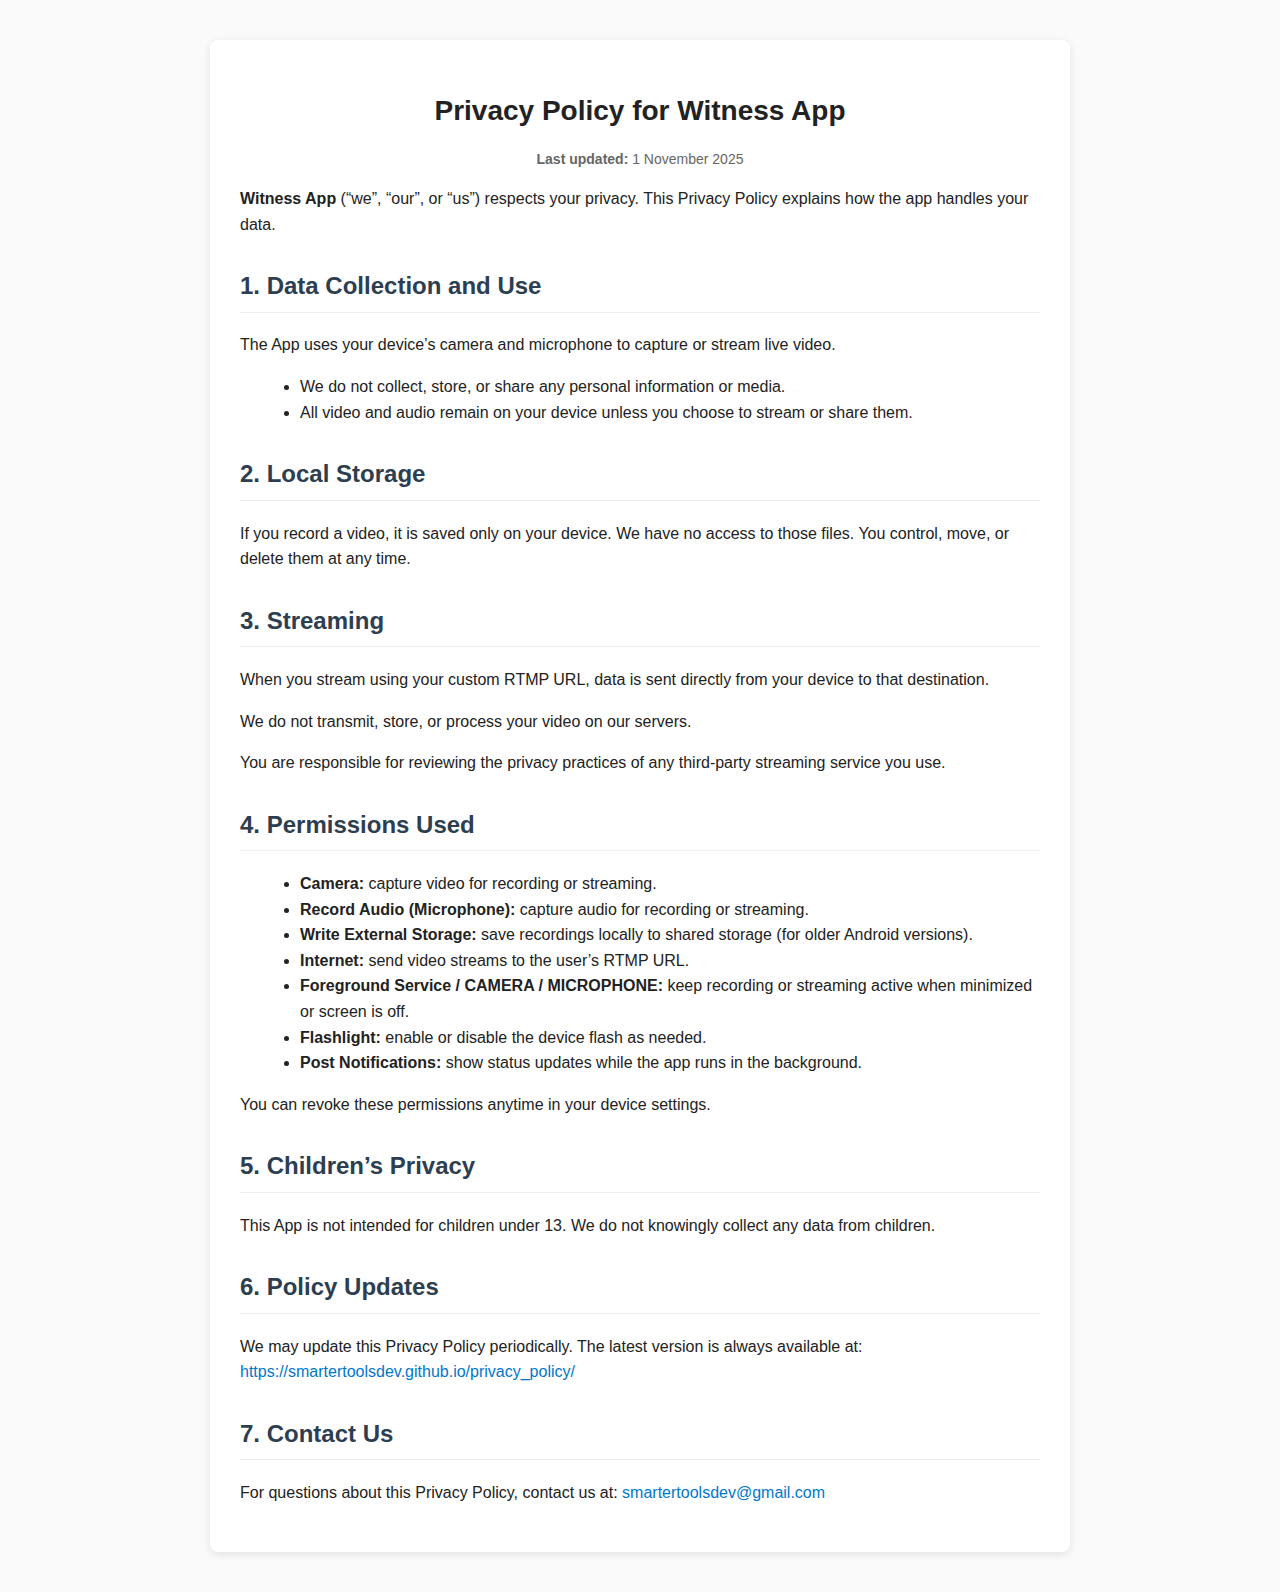
<file: index.html>
<!DOCTYPE html>
<html lang="en">
<head>
  <meta charset="UTF-8">
  <meta name="viewport" content="width=device-width, initial-scale=1.0">
  <title>Privacy Policy - Witness App</title>
  <link rel="stylesheet" href="style.css">
</head>
<body>
  <div class="container">
    <h1>Privacy Policy for Witness App</h1>
    <p class="date"><strong>Last updated:</strong> 1 November 2025</p>

    <p><strong>Witness App</strong> (“we”, “our”, or “us”) respects your privacy. This Privacy Policy explains how the app handles your data.</p>

    <h2>1. Data Collection and Use</h2>
    <p>The App uses your device’s camera and microphone to capture or stream live video.</p>
    <ul>
      <li>We do not collect, store, or share any personal information or media.</li>
      <li>All video and audio remain on your device unless you choose to stream or share them.</li>
    </ul>

    <h2>2. Local Storage</h2>
    <p>If you record a video, it is saved only on your device. We have no access to those files. You control, move, or delete them at any time.</p>

    <h2>3. Streaming</h2>
    <p>When you stream using your custom RTMP URL, data is sent directly from your device to that destination.</p>
    <p>We do not transmit, store, or process your video on our servers.</p>
    <p>You are responsible for reviewing the privacy practices of any third-party streaming service you use.</p>

    <h2>4. Permissions Used</h2>
    <ul>
      <li><strong>Camera:</strong> capture video for recording or streaming.</li>
      <li><strong>Record Audio (Microphone):</strong> capture audio for recording or streaming.</li>
      <li><strong>Write External Storage:</strong> save recordings locally to shared storage (for older Android versions).</li>
      <li><strong>Internet:</strong> send video streams to the user’s RTMP URL.</li>
      <li><strong>Foreground Service / CAMERA / MICROPHONE:</strong> keep recording or streaming active when minimized or screen is off.</li>
      <li><strong>Flashlight:</strong> enable or disable the device flash as needed.</li>
      <li><strong>Post Notifications:</strong> show status updates while the app runs in the background.</li>
    </ul>
    <p>You can revoke these permissions anytime in your device settings.</p>

    <h2>5. Children’s Privacy</h2>
    <p>This App is not intended for children under 13. We do not knowingly collect any data from children.</p>

    <h2>6. Policy Updates</h2>
    <p>We may update this Privacy Policy periodically. The latest version is always available at: 
      <a href="https://smartertoolsdev.github.io/privacy_policy/">https://smartertoolsdev.github.io/privacy_policy/</a>
    </p>

    <h2>7. Contact Us</h2>
    <p>For questions about this Privacy Policy, contact us at: 
      <a href="mailto:smartertoolsdev@gmail.com">smartertoolsdev@gmail.com</a>
    </p>
  </div>
</body>
</html>
</file>
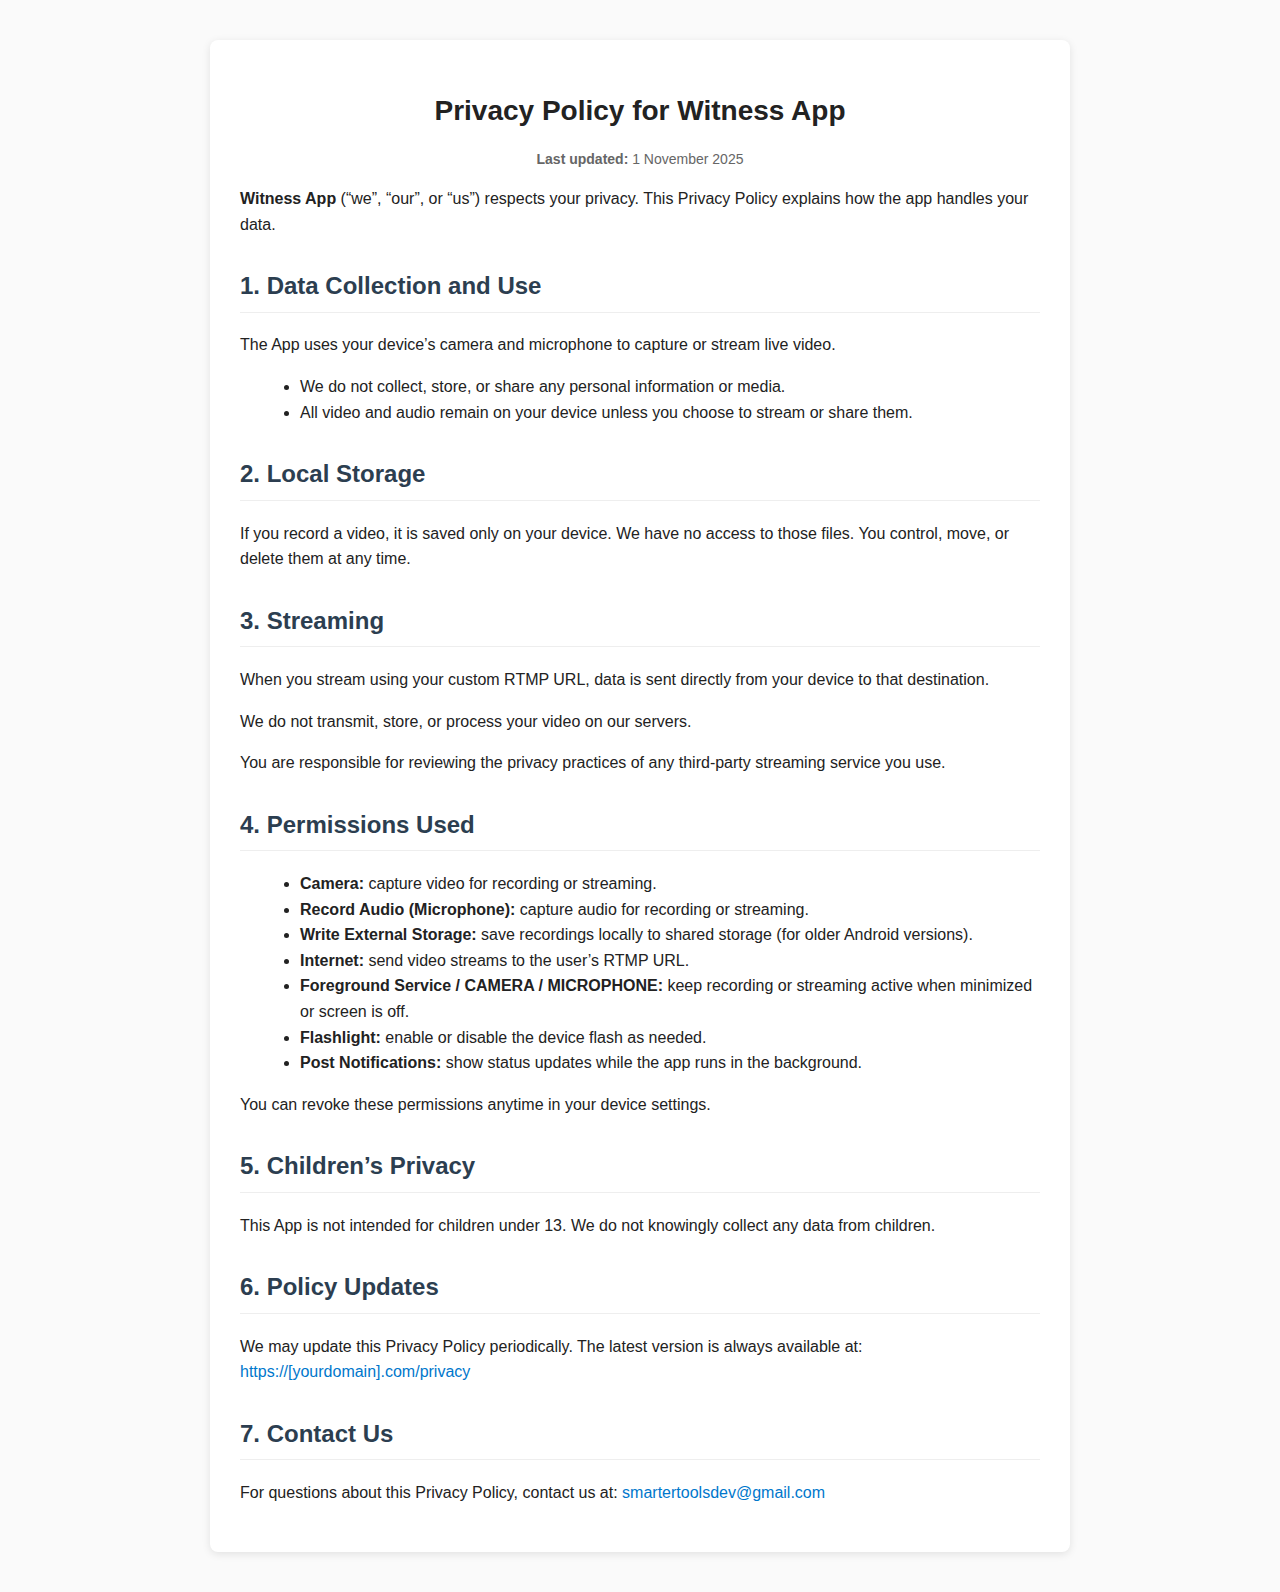
<file: privacy.html>
<!DOCTYPE html>
<html lang="en">
<head>
  <meta charset="UTF-8">
  <meta name="viewport" content="width=device-width, initial-scale=1.0">
  <title>Privacy Policy - Witness App</title>
  <link rel="stylesheet" href="style.css">
</head>
<body>
  <div class="container">
    <h1>Privacy Policy for Witness App</h1>
    <p class="date"><strong>Last updated:</strong> 1 November 2025</p>

    <p><strong>Witness App</strong> (“we”, “our”, or “us”) respects your privacy. This Privacy Policy explains how the app handles your data.</p>

    <h2>1. Data Collection and Use</h2>
    <p>The App uses your device’s camera and microphone to capture or stream live video.</p>
    <ul>
      <li>We do not collect, store, or share any personal information or media.</li>
      <li>All video and audio remain on your device unless you choose to stream or share them.</li>
    </ul>

    <h2>2. Local Storage</h2>
    <p>If you record a video, it is saved only on your device. We have no access to those files. You control, move, or delete them at any time.</p>

    <h2>3. Streaming</h2>
    <p>When you stream using your custom RTMP URL, data is sent directly from your device to that destination.</p>
    <p>We do not transmit, store, or process your video on our servers.</p>
    <p>You are responsible for reviewing the privacy practices of any third-party streaming service you use.</p>

    <h2>4. Permissions Used</h2>
    <ul>
      <li><strong>Camera:</strong> capture video for recording or streaming.</li>
      <li><strong>Record Audio (Microphone):</strong> capture audio for recording or streaming.</li>
      <li><strong>Write External Storage:</strong> save recordings locally to shared storage (for older Android versions).</li>
      <li><strong>Internet:</strong> send video streams to the user’s RTMP URL.</li>
      <li><strong>Foreground Service / CAMERA / MICROPHONE:</strong> keep recording or streaming active when minimized or screen is off.</li>
      <li><strong>Flashlight:</strong> enable or disable the device flash as needed.</li>
      <li><strong>Post Notifications:</strong> show status updates while the app runs in the background.</li>
    </ul>
    <p>You can revoke these permissions anytime in your device settings.</p>

    <h2>5. Children’s Privacy</h2>
    <p>This App is not intended for children under 13. We do not knowingly collect any data from children.</p>

    <h2>6. Policy Updates</h2>
    <p>We may update this Privacy Policy periodically. The latest version is always available at: 
      <a href="https://[yourdomain].com/privacy">https://[yourdomain].com/privacy</a>
    </p>

    <h2>7. Contact Us</h2>
    <p>For questions about this Privacy Policy, contact us at: 
      <a href="mailto:smartertoolsdev@gmail.com">smartertoolsdev@gmail.com</a>
    </p>
  </div>
</body>
</html>
</file>
<file: style.css>
body {
  font-family: Arial, sans-serif;
  background-color: #fafafa;
  color: #222;
  line-height: 1.6;
  margin:0px;
  padding: 0;
  display: flex;
  align-content: center;
}

.container {
  max-width: 800px;
  margin: 40px auto;
  background: #fff;
  padding: 30px;
  border-radius: 8px;
  box-shadow: 0 2px 8px rgba(0,0,0,0.1);
}



h1 {
  font-size: 28px;
  text-align: center;
  margin-bottom: 10px;
}

.date {
  text-align: center;
  color: #666;
  font-size: 14px;
}

h2 {
  color: #2c3e50;
  margin-top: 30px;
  border-bottom: 1px solid #eee;
  padding-bottom: 6px;
}

p, ul {
  margin-bottom: 16px;
}

ul {
  list-style-type: disc;
  margin-left: 20px;
}

a {
  color: #0077cc;
  text-decoration: none;
}

a:hover {
  text-decoration: underline;
}
</file>
